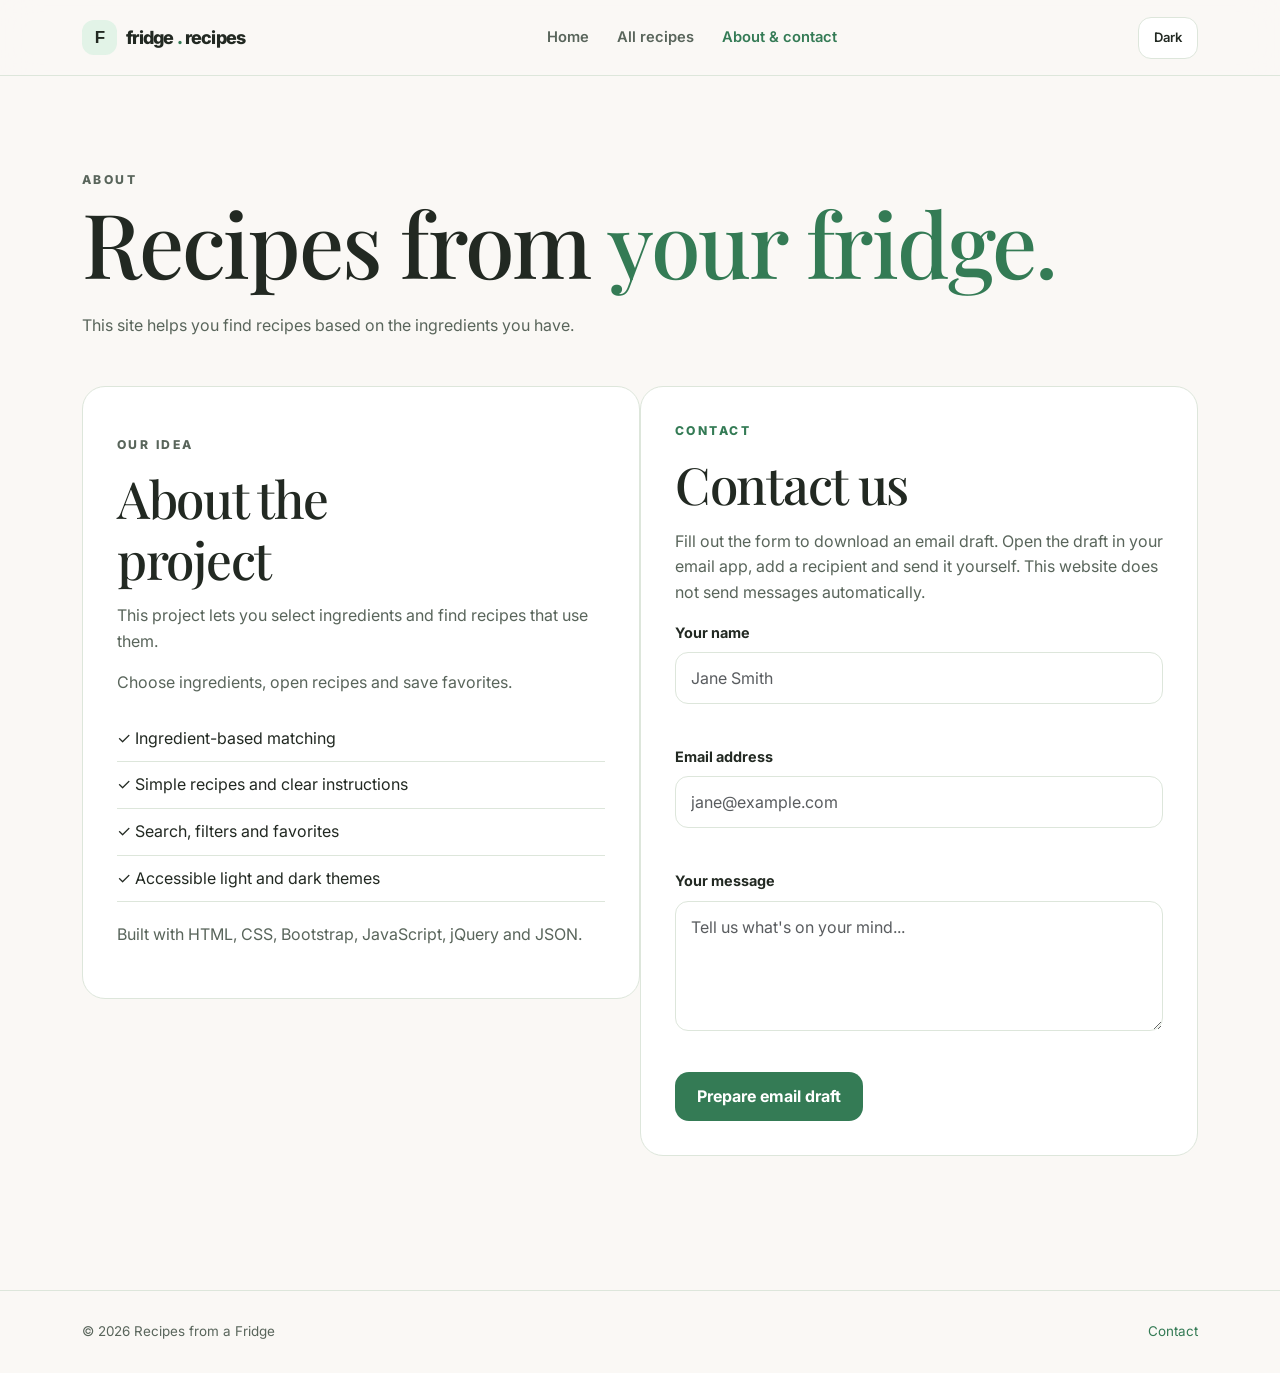
<file: about.html>
<!DOCTYPE html>
<html lang="en">
 <head>
  <meta charset="utf-8"/>
  <meta content="width=device-width, initial-scale=1" name="viewport"/>
  <meta content="Recipes from a Fridge helps you cook delicious food using the ingredients you already have." name="description"/>
  <meta content="#faf8f5" name="theme-color"/>
  <title>
   About &amp; Contact | Recipes from a Fridge
  </title>
  <script>
    let theme = localStorage.getItem("fridge-theme");

    if (theme === '"dark"') {
      theme = "dark";
    } else {
      theme = "light";
    }

    document.documentElement.setAttribute("data-theme", theme);
  </script>
  <link href="https://fonts.googleapis.com" rel="preconnect"/>
  <link crossorigin="" href="https://fonts.gstatic.com" rel="preconnect"/>
  <link href="css/bootstrap.min.css" rel="stylesheet"/>
  <link href="css/style.css" rel="stylesheet"/>
  <link href="css/animations.css" rel="stylesheet"/>
 </head>
 <body>
  <a class="skip-link" href="#main">
   Skip to content
  </a>
  <header class="site-header">
   <div class="container header-inner d-flex align-items-center justify-content-between">
    <a aria-label="Recipes from a Fridge home" class="brand" href="index.html">
     <span aria-hidden="true" class="brand-icon">
      F
     </span>
     <span>
      fridge
      <span style="color:var(--accent)">
       .
      </span>
      recipes
     </span>
    </a>
    <nav aria-label="Main navigation" class="desktop-nav">
     <a href="index.html">
      Home
     </a>
     <a href="recipes.html">
      All recipes
     </a>
     <a aria-current="page" href="about.html">
      About &amp; contact
     </a>
    </nav>
    <div class="header-actions d-flex align-items-center gap-2">
     <button aria-label="Toggle color theme" class="icon-btn" id="theme-toggle" type="button">
      Dark
     </button>
     <button aria-controls="mobile-nav" aria-expanded="false" aria-label="Toggle navigation" class="icon-btn menu-toggle" id="menu-toggle" type="button">
      <span class="hamburger">
      </span>
     </button>
    </div>
   </div>
   <nav aria-label="Mobile navigation" class="mobile-nav" id="mobile-nav" style="display:none">
    <a href="index.html">
     Home
    </a>
    <a href="recipes.html">
     All recipes
    </a>
    <a aria-current="page" href="about.html">
     About &amp; contact
    </a>
   </nav>
  </header>
  <main id="main">
   <section class="page-heading">
    <div class="container reveal">
     <p class="eyebrow">
      About
     </p>
     <h1>
      Recipes from
      <span style="color:var(--accent)">
       your fridge.
      </span>
     </h1>
     <p>
      This site helps you find recipes based on the ingredients you have.
     </p>
    </div>
   </section>
   <section class="section" style="padding-top:25px">
    <div class="container about-layout row g-4 align-items-start">
     <article class="about-card reveal reveal--slide col-12 col-lg-6">
      <p class="eyebrow">
       Our idea
      </p>
      <h2>
       About the
       <br/>
       project
      </h2>
      <p>
       This project lets you select ingredients and find recipes that use them.
      </p>
      <p>
       Choose ingredients, open recipes and save favorites.
      </p>
      <ul class="feature-list">
       <li>
        &checkmark; Ingredient-based matching
       </li>
       <li>
        &checkmark; Simple recipes and clear instructions
       </li>
       <li>
        &checkmark; Search, filters and favorites
       </li>
       <li>
        &checkmark; Accessible light and dark themes
       </li>
      </ul>
      <p style="margin-top:20px">
       Built with HTML, CSS, Bootstrap, JavaScript, jQuery and JSON.
      </p>
     </article>
     <section aria-labelledby="contact-heading" class="contact-card reveal col-12 col-lg-6">
      <p class="eyebrow">
       Contact
      </p>
      <h2 id="contact-heading">
       Contact us
      </h2>
      <p class="muted" style="margin-top:14px">
       Fill out the form to download an email draft. Open the draft in your email app, add a recipient and send it yourself. This website does not send messages automatically.
      </p>
      <form id="contact-form" novalidate="">
       <div class="form-group">
        <label for="contact-name">
         Your name
        </label>
        <input aria-describedby="name-error" autocomplete="name" class="field form-control" id="contact-name" name="name" placeholder="Jane Smith" type="text"/>
        <p class="form-error" id="name-error" role="alert">
        </p>
       </div>
       <div class="form-group">
        <label for="contact-email">
         Email address
        </label>
        <input aria-describedby="email-error" autocomplete="email" class="field form-control" id="contact-email" name="email" placeholder="jane@example.com" type="email"/>
        <p class="form-error" id="email-error" role="alert">
        </p>
       </div>
       <div class="form-group">
        <label for="contact-message">
         Your message
        </label>
        <textarea aria-describedby="message-error" class="field form-control" id="contact-message" name="message" placeholder="Tell us what's on your mind..."></textarea>
        <p class="form-error" id="message-error" role="alert">
        </p>
       </div>
       <button class="button" type="submit">
        Prepare email draft
       </button>
       <p aria-live="polite" class="form-success hidden" id="form-success" role="status">
       </p>
      </form>
     </section>
    </div>
   </section>
  </main>
  <footer class="site-footer">
   <div class="container footer-inner">
    <span>
     &copy;
     <span id="year">
     </span>
     Recipes from a Fridge
    </span>
    <a href="about.html">
     Contact
    </a>
   </div>
  </footer>
  <button aria-label="Back to top" class="icon-btn back-to-top" id="back-to-top" type="button">
   &uarr;
  </button>
  <div aria-atomic="false" aria-live="polite" class="toast-region" id="toast-region">
  </div>
  <div aria-hidden="true" class="modal-root" id="recipe-modal" role="presentation">
   <section aria-labelledby="modal-title" aria-modal="true" class="modal-dialog" role="dialog" tabindex="-1">
    <button aria-label="Close recipe" class="icon-btn modal-close" id="modal-close" type="button">
     &times;
    </button>
    <img alt="Recipe photograph" class="modal-image" id="modal-image" src="[data-uri]"/>
    <div class="modal-content">
     <h2 id="modal-title">
     </h2>
     <div class="modal-meta">
      <span id="modal-time">
      </span>
      <span id="modal-difficulty">
      </span>
      <span id="modal-calories">
      </span>
     </div>
     <div class="modal-actions">
      <span style="font-weight:700">
       Servings
      </span>
      <div class="servings-control">
       <button aria-label="Decrease servings" class="icon-btn" id="servings-decrease" type="button">
        &minus;
       </button>
       <strong aria-live="polite" id="servings-count">
       </strong>
       <button aria-label="Increase servings" class="icon-btn" id="servings-increase" type="button">
        +
       </button>
      </div>
      <button class="button button-outline button-small" id="copy-shopping-list" type="button">
       Copy shopping list
      </button>
     </div>
     <div class="modal-cols row g-4">
      <div class="col-12 col-md-6">
       <h3>
        Ingredients
       </h3>
       <ul class="ingredient-checklist" id="modal-ingredients">
       </ul>
      </div>
      <div class="col-12 col-md-6">
       <h3>
        Instructions
       </h3>
       <ol class="steps-list" id="modal-steps">
       </ol>
      </div>
     </div>
    </div>
   </section>
  </div>
  <script src="js/jquery.min.js">
  </script>
  <script defer="" src="js/main.js">
  </script>
  <script defer="" src="js/animations.js">
  </script>
  <script defer="" src="js/modal.js">
  </script>
  <script defer="" src="js/carousel.js">
  </script>
  <script defer="" src="js/recipes.js">
  </script>
 </body>
</html>
</file>
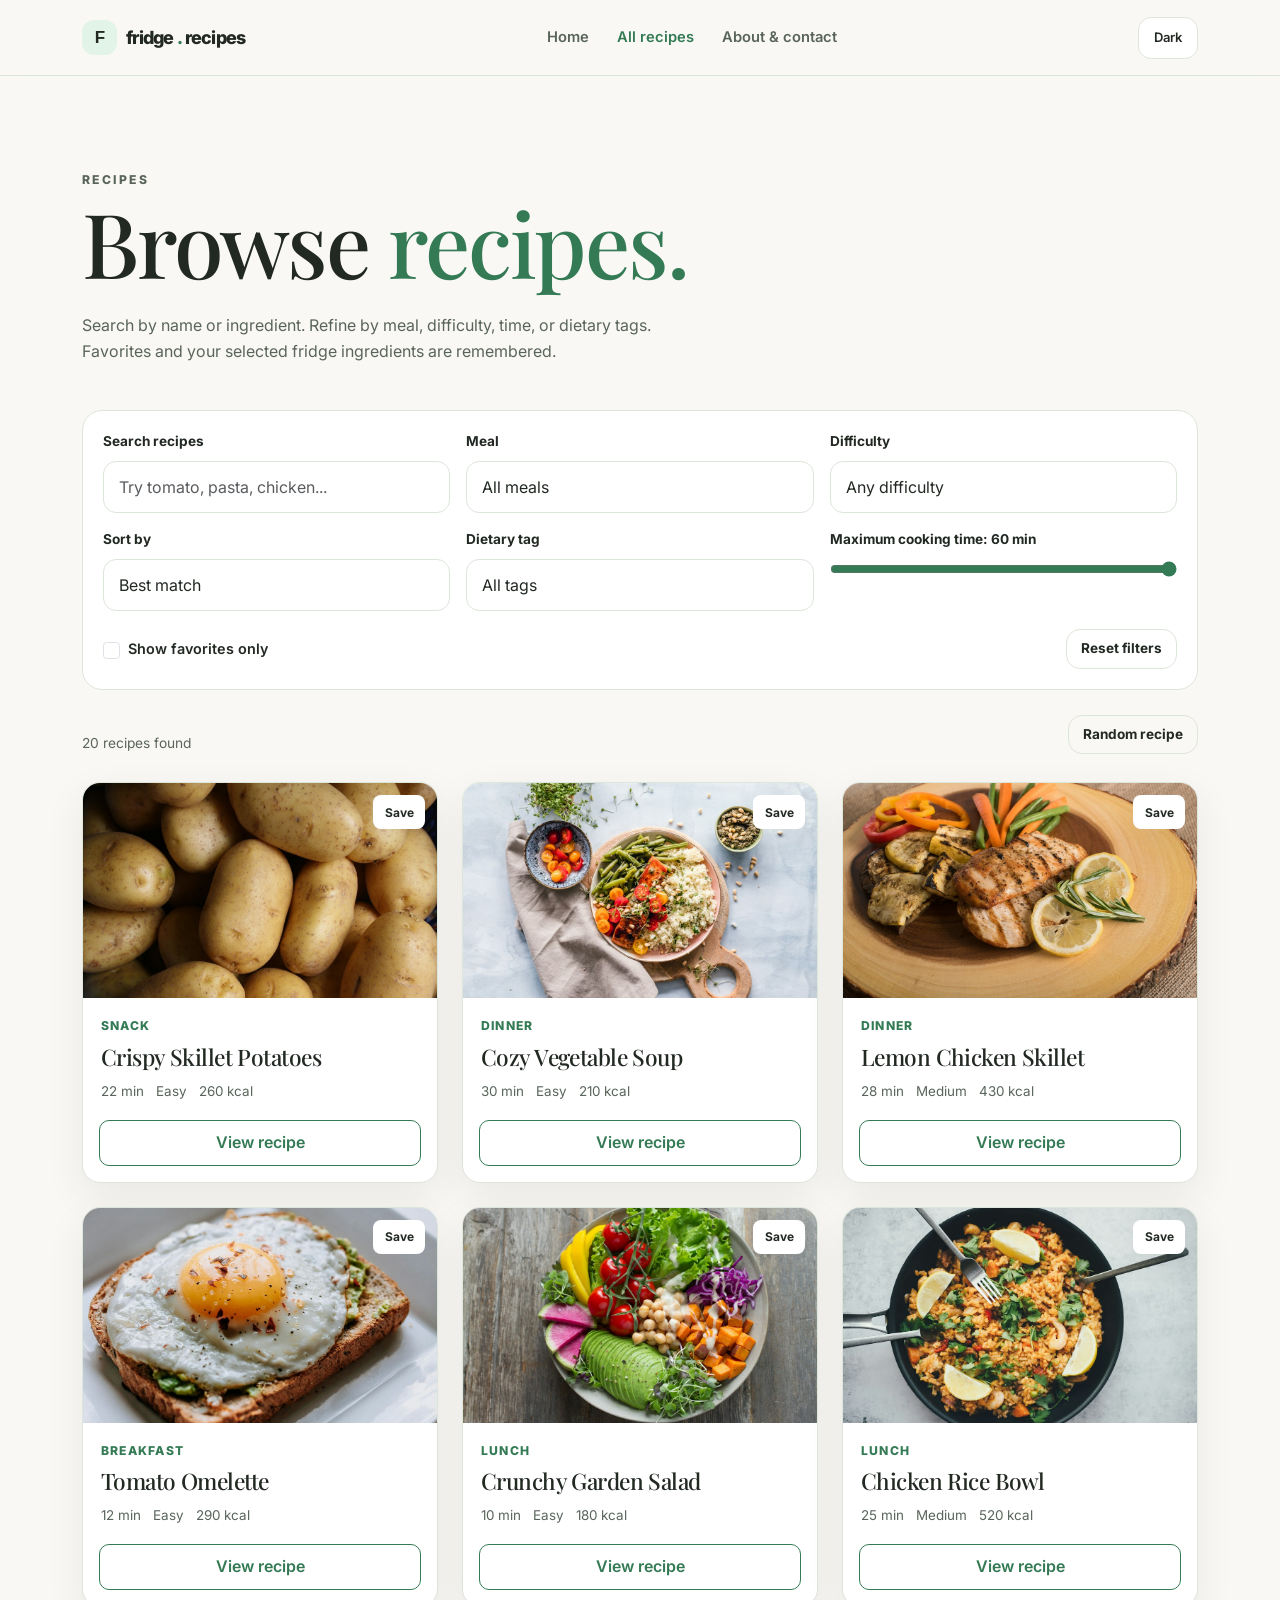
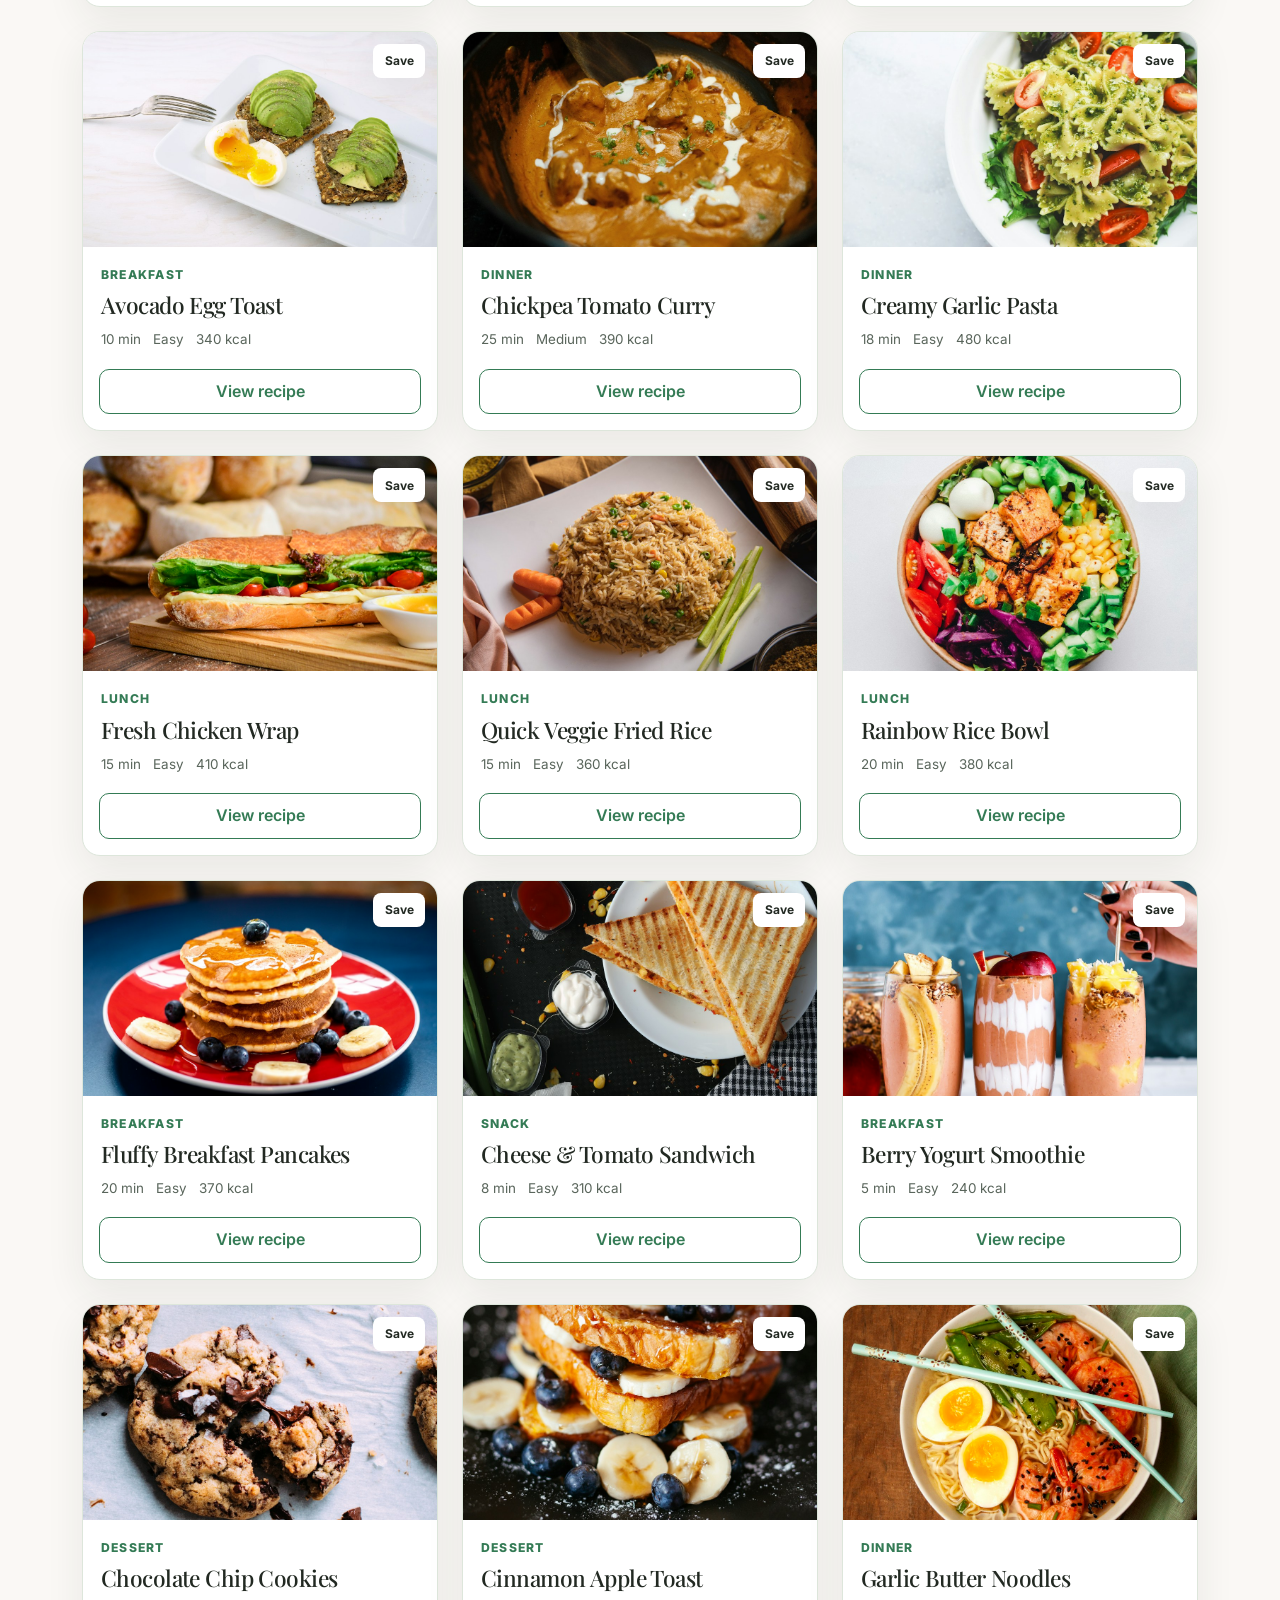
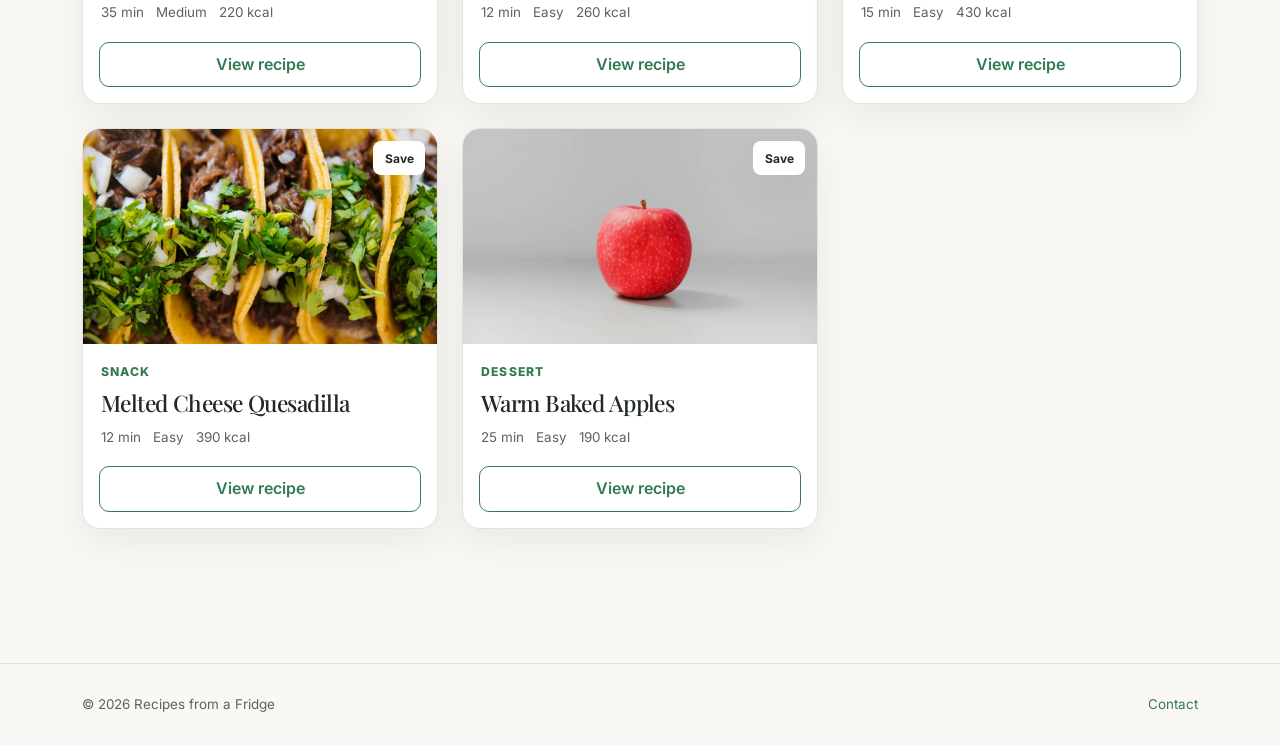
<file: recipes.html>
<!DOCTYPE html>
<html lang="en">
 <head>
  <meta charset="utf-8"/>
  <meta content="width=device-width, initial-scale=1" name="viewport"/>
  <meta content="Recipes from a Fridge helps you cook delicious food using the ingredients you already have." name="description"/>
  <meta content="#faf8f5" name="theme-color"/>
  <title>
   All Recipes | Recipes from a Fridge
  </title>
  <script>
    let theme = localStorage.getItem("fridge-theme");

    if (theme === '"dark"') {
      theme = "dark";
    } else {
      theme = "light";
    }

    document.documentElement.setAttribute("data-theme", theme);
  </script>
  <link href="https://fonts.googleapis.com" rel="preconnect"/>
  <link crossorigin="" href="https://fonts.gstatic.com" rel="preconnect"/>
  <link href="css/bootstrap.min.css" rel="stylesheet"/>
  <link href="css/style.css" rel="stylesheet"/>
  <link href="css/animations.css" rel="stylesheet"/>
 </head>
 <body>
  <a class="skip-link" href="#main">
   Skip to content
  </a>
  <header class="site-header">
   <div class="container header-inner d-flex align-items-center justify-content-between">
    <a aria-label="Recipes from a Fridge home" class="brand" href="index.html">
     <span aria-hidden="true" class="brand-icon">
      F
     </span>
     <span>
      fridge
      <span style="color:var(--accent)">
       .
      </span>
      recipes
     </span>
    </a>
    <nav aria-label="Main navigation" class="desktop-nav">
     <a href="index.html">
      Home
     </a>
     <a aria-current="page" href="recipes.html">
      All recipes
     </a>
     <a href="about.html">
      About &amp; contact
     </a>
    </nav>
    <div class="header-actions d-flex align-items-center gap-2">
     <button aria-label="Toggle color theme" class="icon-btn" id="theme-toggle" type="button">
      Dark
     </button>
     <button aria-controls="mobile-nav" aria-expanded="false" aria-label="Toggle navigation" class="icon-btn menu-toggle" id="menu-toggle" type="button">
      <span class="hamburger">
      </span>
     </button>
    </div>
   </div>
   <nav aria-label="Mobile navigation" class="mobile-nav" id="mobile-nav" style="display:none">
    <a href="index.html">
     Home
    </a>
    <a aria-current="page" href="recipes.html">
     All recipes
    </a>
    <a href="about.html">
     About &amp; contact
    </a>
   </nav>
  </header>
  <main id="main">
   <section class="page-heading">
    <div class="container reveal">
     <p class="eyebrow">
      Recipes
     </p>
     <h1>
      Browse
      <span style="color:var(--accent)">
       recipes.
      </span>
     </h1>
     <p>
      Search by name or ingredient. Refine by meal, difficulty, time, or dietary tags. Favorites and your selected fridge ingredients are remembered.
     </p>
    </div>
   </section>
   <section class="section" style="padding-top:24px">
    <div class="container">
     <div class="filter-panel reveal">
      <div class="filter-grid row g-3">
       <div class="filter-field col-12 col-md-6 col-xl-4">
        <label for="recipe-search">
         Search recipes
        </label>
        <input class="field form-control" id="recipe-search" placeholder="Try tomato, pasta, chicken..." type="search"/>
       </div>
       <div class="filter-field col-12 col-md-6 col-xl-4">
        <label for="filter-category">
         Meal
        </label>
        <select class="field form-select" id="filter-category">
         <option value="all">
          All meals
         </option>
         <option>
          Breakfast
         </option>
         <option>
          Lunch
         </option>
         <option>
          Dinner
         </option>
         <option>
          Dessert
         </option>
         <option>
          Snack
         </option>
        </select>
       </div>
       <div class="filter-field col-12 col-md-6 col-xl-4">
        <label for="filter-difficulty">
         Difficulty
        </label>
        <select class="field form-select" id="filter-difficulty">
         <option value="all">
          Any difficulty
         </option>
         <option>
          Easy
         </option>
         <option>
          Medium
         </option>
         <option>
          Hard
         </option>
        </select>
       </div>
       <div class="filter-field col-12 col-md-6 col-xl-4">
        <label for="filter-sort">
         Sort by
        </label>
        <select class="field form-select" id="filter-sort">
         <option value="match">
          Best match
         </option>
         <option value="time">
          Cooking time
         </option>
         <option value="calories">
          Calories
         </option>
        </select>
       </div>
       <div class="filter-field col-12 col-md-6 col-xl-4">
        <label for="filter-tag">
         Dietary tag
        </label>
        <select class="field form-select" id="filter-tag">
         <option value="all">
          All tags
         </option>
         <option value="vegan">
          Vegan
         </option>
         <option value="vegetarian">
          Vegetarian
         </option>
         <option value="quick">
          Quick
         </option>
         <option value="sweet">
          Sweet
         </option>
         <option value="high-protein">
          High protein
         </option>
        </select>
       </div>
       <div class="filter-field col-12 col-md-6 col-xl-4">
        <label for="filter-time">
         Maximum cooking time:
         <span id="time-value">
          60 min
         </span>
        </label>
        <input id="filter-time" max="60" min="5" step="5" type="range" value="60"/>
       </div>
      </div>
      <div class="filter-bottom">
       <label class="filter-check">
        <input class="form-check-input" id="favorites-only" type="checkbox"/>
        Show favorites only
       </label>
       <button class="button button-outline button-small" id="reset-filters" type="button">
        Reset filters
       </button>
      </div>
     </div>
     <div class="section-header">
      <p aria-live="polite" class="results-count" id="result-count" role="status">
       Loading recipes...
      </p>
      <button class="button button-outline button-small" id="surprise-me" type="button">
       Random recipe
      </button>
     </div>
     <div aria-live="polite" class="recipe-grid row g-4" id="recipe-grid">
     </div>
    </div>
   </section>
  </main>
  <footer class="site-footer">
   <div class="container footer-inner">
    <span>
     &copy;
     <span id="year">
     </span>
     Recipes from a Fridge
    </span>
    <a href="about.html">
     Contact
    </a>
   </div>
  </footer>
  <button aria-label="Back to top" class="icon-btn back-to-top" id="back-to-top" type="button">
   &uarr;
  </button>
  <div aria-atomic="false" aria-live="polite" class="toast-region" id="toast-region">
  </div>
  <div aria-hidden="true" class="modal-root" id="recipe-modal" role="presentation">
   <section aria-labelledby="modal-title" aria-modal="true" class="modal-dialog" role="dialog" tabindex="-1">
    <button aria-label="Close recipe" class="icon-btn modal-close" id="modal-close" type="button">
     &times;
    </button>
    <img alt="Recipe photograph" class="modal-image" id="modal-image" src="[data-uri]"/>
    <div class="modal-content">
     <h2 id="modal-title">
     </h2>
     <div class="modal-meta">
      <span id="modal-time">
      </span>
      <span id="modal-difficulty">
      </span>
      <span id="modal-calories">
      </span>
     </div>
     <div class="modal-actions">
      <span style="font-weight:700">
       Servings
      </span>
      <div class="servings-control">
       <button aria-label="Decrease servings" class="icon-btn" id="servings-decrease" type="button">
        &minus;
       </button>
       <strong aria-live="polite" id="servings-count">
       </strong>
       <button aria-label="Increase servings" class="icon-btn" id="servings-increase" type="button">
        +
       </button>
      </div>
      <button class="button button-outline button-small" id="copy-shopping-list" type="button">
       Copy shopping list
      </button>
     </div>
     <div class="modal-cols row g-4">
      <div class="col-12 col-md-6">
       <h3>
        Ingredients
       </h3>
       <ul class="ingredient-checklist" id="modal-ingredients">
       </ul>
      </div>
      <div class="col-12 col-md-6">
       <h3>
        Instructions
       </h3>
       <ol class="steps-list" id="modal-steps">
       </ol>
      </div>
     </div>
    </div>
   </section>
  </div>
  <script src="js/jquery.min.js">
  </script>
  <script defer="" src="js/main.js">
  </script>
  <script defer="" src="js/animations.js">
  </script>
  <script defer="" src="js/modal.js">
  </script>
  <script defer="" src="js/carousel.js">
  </script>
  <script defer="" src="js/recipes.js">
  </script>
 </body>
</html>
</file>
<file: css/style.css>
@import url('https://fonts.googleapis.com/css2?family=Inter:wght@400;500;600;700;800&family=Playfair+Display:wght@500;600;700&display=swap');


:root {
  color-scheme: light;
  --bg: #faf8f5;
  --surface: #fff;
  --surface-alt: #f1f4ed;
  --text: #222922;
  --muted: #59655b;
  --line: #dde6db;
  --accent: #347b55;
  --accent-soft: #e2f3e7;
  --orange: #d36a31;
  --shadow: 0 14px 38px rgba(32,53,38,.08);
  --radius: 18px;
  --header: 76px;
}

html[data-theme=dark] {
  color-scheme: dark;
  --bg: #16181a;
  --surface: #222629;
  --surface-alt: #2c3330;
  --text: #f2f5f0;
  --muted: #bbc7bd;
  --line: #3f4b43;
  --accent: #7cc89b;
  --accent-soft: #2f493b;
  --orange: #ffae78;
  --shadow: 0 14px 38px rgba(0,0,0,.3);
}

* {
  box-sizing: border-box;
}

html {
  scroll-behavior: smooth;
}

body {
  margin: 0;
  background: var(--bg);
  color: var(--text);
  font: 16px/1.6 'Inter',sans-serif;
  transition: background .3s,color .3s;
}

body.modal-open {
  overflow: hidden;
}

button,input,textarea,select {
  font: inherit;
}

button {
  cursor: pointer;
}

button:disabled {
  cursor: not-allowed;
  opacity: .45;
}

a {
  color: inherit;
  text-decoration: none;
}

img {
  max-width: 100%;
  display: block;
}

h1,h2,h3 {
  font-family: 'Playfair Display',Georgia,serif;
  line-height: 1.18;
  letter-spacing: -.025em;
  margin: 0;
}

h1 {
  font-size: clamp(2.9rem,8vw,5.6rem);
}

h2 {
  font-size: clamp(2rem,5vw,3.2rem);
}

h3 {
  font-size: 1.45rem;
}

p {
  margin: 0 0 1rem;
}

button:focus-visible,a:focus-visible,input:focus-visible,textarea:focus-visible,select:focus-visible,[tabindex]:focus-visible {
  outline: 3px solid var(--orange);
  outline-offset: 4px;
}

.container {
  width: min(1160px,calc(100% - 36px));
  margin-inline: auto;
}

.section {
  padding: 72px 0;
}

.section-header {
  display: flex;
  justify-content: space-between;
  align-items: end;
  gap: 18px;
  flex-wrap: wrap;
  margin-bottom: 28px;
}

.section-header p {
  max-width: 570px;
  color: var(--muted);
  margin: 12px 0 0;
}

.eyebrow {
  text-transform: uppercase;
  letter-spacing: .2em;
  color: var(--accent);
  font-weight: 800;
  font-size: .76rem;
  margin-bottom: 14px;
}

.muted {
  color: var(--muted);
}

.hidden {
  display: none !important;
}

.skip-link {
  position: absolute;
  top: -90px;
  left: 16px;
  z-index: 100;
  padding: 10px 16px;
  background: var(--surface);
  border: 2px solid var(--accent);
}

.skip-link:focus {
  top: 12px;
}

/* меню */
.site-header {
  height: var(--header);
  position: sticky;
  top: 0;
  z-index: 40;
  border-bottom: 1px solid var(--line);
  background: color-mix(in srgb,var(--bg) 88%,transparent);
  backdrop-filter: blur(18px);
}

.header-inner {
  height: 100%;
  display: flex;
  justify-content: space-between;
  align-items: center;
  gap: 20px;
}

.brand {
  font-size: 1.13rem;
  font-weight: 800;
  letter-spacing: -.04em;
  display: inline-flex;
  align-items: center;
  gap: 9px;
}

.brand-icon {
  display: grid;
  place-items: center;
  background: var(--accent-soft);
  width: 35px;
  height: 35px;
  border-radius: 12px;
}

.desktop-nav {
  display: none;
  align-items: center;
  gap: 28px;
  font-size: .92rem;
  font-weight: 600;
}

.desktop-nav a,.mobile-nav a {
  color: var(--muted);
  transition: color .25s;
}

.desktop-nav a:hover,.desktop-nav a[aria-current=page],.mobile-nav a[aria-current=page] {
  color: var(--accent);
}

.header-actions {
  display: flex;
  align-items: center;
  gap: 9px;
}

.icon-btn {
  width: 42px;
  height: 42px;
  border: 1px solid var(--line);
  background: var(--surface);
  border-radius: 13px;
  display: grid;
  place-items: center;
  color: var(--text);
  transition: background .25s,transform .25s;
}

.icon-btn:hover {
  background: var(--accent-soft);
  transform: translateY(-1px);
}

.menu-toggle {
  position: relative;
}

.hamburger,.hamburger:before,.hamburger:after {
  display: block;
  position: absolute;
  width: 18px;
  height: 2px;
  background: var(--text);
  transition: transform .25s,top .25s;
}

.hamburger {
  top: 19px;
  left: 11px;
}

.hamburger:before,.hamburger:after {
  content: '';
  left: 0;
}

.hamburger:before {
  top: -6px;
}

.hamburger:after {
  top: 6px;
}

.menu-toggle.is-open .hamburger {
  background: transparent;
}

.menu-toggle.is-open .hamburger:before {
  top: 0;
  transform: rotate(45deg);
}

.menu-toggle.is-open .hamburger:after {
  top: 0;
  transform: rotate(-45deg);
}

.mobile-nav {
  display: none;
  position: absolute;
  top: var(--header);
  left: 0;
  right: 0;
  background: var(--surface);
  border-bottom: 1px solid var(--line);
  padding: 16px 24px 24px;
  box-shadow: var(--shadow);
}

.mobile-nav a {
  display: block;
  padding: 10px 4px;
  font-weight: 600;
}

.button {
  border: 0;
  background: var(--accent);
  color: #fff;
  border-radius: 14px;
  padding: 12px 22px;
  display: inline-flex;
  align-items: center;
  justify-content: center;
  gap: 9px;
  font-weight: 700;
  transition: transform .25s,filter .25s,background .25s;
  min-height: 46px;
}

.button:hover {
  transform: translateY(-2px);
  filter: brightness(.93);
}

html[data-theme=dark] .button {
  color: #162219;
}

.button-outline {
  background: transparent;
  color: var(--text);
  border: 1px solid var(--line);
}

html[data-theme=dark] .button-outline {
  color: var(--text);
}

.button-small {
  font-size: .85rem;
  padding: 8px 14px;
  min-height: 37px;
}

/* главная */
.hero {
  padding: 62px 0 32px;
}

.hero-grid {
  display: grid;
  gap: 34px;
  align-items: center;
}

.hero h1 span {
  color: var(--accent);
}

.hero-text {
  max-width: 560px;
  color: var(--muted);
  font-size: 1.05rem;
  margin: 24px 0 30px;
}

.hero-visual {
  min-height: 320px;
  position: relative;
  border-radius: 28px;
  overflow: hidden;
  background: #d3e7cf;
  box-shadow: var(--shadow);
}

.hero-visual img {
  width: 100%;
  height: 100%;
  object-fit: cover;
  position: absolute;
  inset: 0;
}

.hero-float {
  position: absolute;
  right: 16px;
  bottom: 18px;
  padding: 15px 18px;
  background: color-mix(in srgb,var(--surface) 91%,transparent);
  border-radius: 15px;
  box-shadow: var(--shadow);
  max-width: 225px;
}

.hero-float b {
  display: block;
  color: var(--accent);
}

.picker-panel {
  border: 1px solid var(--line);
  border-radius: 24px;
  background: var(--surface);
  box-shadow: var(--shadow);
  padding: 24px;
}

.picker-top {
  display: flex;
  align-items: center;
  justify-content: space-between;
  gap: 12px;
  flex-wrap: wrap;
}

.ingredient-input-wrap {
  position: relative;
  margin: 16px 0 12px;
}

.field {
  width: 100%;
  border: 1px solid var(--line);
  border-radius: 13px;
  background: var(--bg);
  padding: 13px 15px;
  color: var(--text);
  outline: none;
  transition: border-color .25s;
}

.field:focus {
  border-color: var(--accent);
}

.suggestions {
  position: absolute;
  top: calc(100% + 5px);
  left: 0;
  right: 0;
  z-index: 15;
  list-style: none;
  margin: 0;
  padding: 6px;
  background: var(--surface);
  border: 1px solid var(--line);
  border-radius: 13px;
  box-shadow: var(--shadow);
  max-height: 220px;
  overflow: auto;
}

.suggestions button {
  display: block;
  width: 100%;
  text-align: left;
  background: none;
  border: 0;
  color: var(--text);
  padding: 9px 12px;
  border-radius: 8px;
}

.suggestions button:hover,.suggestions button:focus {
  background: var(--accent-soft);
}

.chip-row,.selected-tags,.filter-tags {
  display: flex;
  flex-wrap: wrap;
  gap: 9px;
}

.chip,.tag {
  border: 1px solid var(--line);
  background: var(--surface-alt);
  color: var(--text);
  border-radius: 100px;
  padding: 7px 12px;
  font-size: .84rem;
  font-weight: 600;
  transition: background .25s;
}

.chip:hover,.chip[aria-pressed=true] {
  background: var(--accent-soft);
  border-color: var(--accent);
}

.tag {
  background: var(--accent-soft);
  border-color: transparent;
  display: inline-flex;
  align-items: center;
  gap: 8px;
}

.tag button {
  background: none;
  border: 0;
  color: var(--text);
  font-size: 1.1rem;
  line-height: 1;
  padding: 0 2px;
}

.selected-tags {
  margin: 14px 0;
  min-height: 12px;
}

.picker-actions {
  display: flex;
  flex-wrap: wrap;
  gap: 10px;
  margin-top: 20px;
}

.results-panel {
  margin-top: 28px;
}

.recipe-grid {
  display: grid;
  grid-template-columns: 1fr;
  gap: 22px;
}

/* карточки */
.recipe-card {
  background: var(--surface);
  border: 1px solid var(--line);
  border-radius: var(--radius);
  overflow: hidden;
  box-shadow: var(--shadow);
  transition: transform .3s,box-shadow .3s;
  cursor: pointer;
  min-width: 0;
}

.recipe-card:hover {
  transform: translateY(-5px);
  box-shadow: 0 18px 40px rgba(31,49,34,.15);
}

.card-image {
  height: 215px;
  position: relative;
  overflow: hidden;
  background: var(--surface-alt);
}

.card-image img {
  width: 100%;
  height: 100%;
  object-fit: cover;
  transition: transform .5s;
}

.recipe-card:hover .card-image img {
  transform: scale(1.045);
}

.card-body {
  padding: 18px;
}

.card-top {
  display: flex;
  align-items: center;
  justify-content: space-between;
  gap: 10px;
  color: var(--accent);
  font-size: .76rem;
  text-transform: uppercase;
  letter-spacing: .1em;
  font-weight: 800;
  margin-bottom: 8px;
}

.favorite-btn {
  position: absolute;
  top: 12px;
  right: 12px;
  background: var(--surface);
  color: var(--text);
  border: 0;
  width: 40px;
  height: 40px;
  border-radius: 50%;
  font-size: 1.25rem;
  box-shadow: var(--shadow);
}

.favorite-btn.is-favorite {
  color: #c64657;
}

.card-title {
  font-size: 1.42rem;
  margin-bottom: 10px;
}

.card-meta {
  display: flex;
  flex-wrap: wrap;
  gap: 12px;
  color: var(--muted);
  font-size: .84rem;
}

.match-badge {
  display: inline-block;
  background: var(--accent-soft);
  color: var(--accent);
  font-size: .75rem;
  border-radius: 100px;
  padding: 5px 10px;
  letter-spacing: 0;
  text-transform: none;
}

.missing {
  font-size: .8rem;
  color: var(--muted);
  margin: 10px 0 0;
  line-height: 1.5;
}

.featured-carousel {
  position: relative;
  overflow: hidden;
  padding: 10px 2px 20px;
}

.carousel-track {
  display: flex;
  gap: 20px;
  transition: transform .5s cubic-bezier(.22,.65,.25,1);
  will-change: transform;
}

.carousel-slide {
  flex: 0 0 100%;
  min-width: 0;
}

.carousel-controls {
  display: flex;
  align-items: center;
  justify-content: space-between;
  margin-top: 20px;
  gap: 14px;
}

.carousel-dots {
  display: flex;
  gap: 9px;
  justify-content: center;
  align-items: center;
}

.carousel-dot {
  width: 10px;
  height: 10px;
  background: var(--line);
  border: 0;
  border-radius: 30px;
  padding: 0;
  transition: width .3s,background .3s;
}

.carousel-dot[aria-current=true] {
  width: 29px;
  background: var(--accent);
}

.carousel-arrows {
  display: flex;
  gap: 8px;
}

.page-heading {
  padding: 76px 0 22px;
}

.page-heading p {
  max-width: 620px;
  margin: 18px 0 0;
  color: var(--muted);
}

/* фильтры */
.filter-panel {
  background: var(--surface);
  border: 1px solid var(--line);
  padding: 20px;
  border-radius: 20px;
  margin-bottom: 25px;
}

.filter-grid {
  display: grid;
  grid-template-columns: 1fr;
  gap: 16px;
}

.filter-field label {
  display: block;
  font-weight: 700;
  margin-bottom: 8px;
  font-size: .85rem;
}

.filter-field input[type=range] {
  width: 100%;
  accent-color: var(--accent);
}

.filter-bottom {
  display: flex;
  flex-wrap: wrap;
  align-items: center;
  justify-content: space-between;
  gap: 12px;
  margin-top: 18px;
}

.filter-check {
  display: flex;
  align-items: center;
  gap: 8px;
  font-weight: 600;
  font-size: .9rem;
}

.filter-check input {
  accent-color: var(--accent);
  width: 17px;
  height: 17px;
}

.results-count {
  color: var(--muted);
  font-size: .86rem;
}

.empty-state {
  text-align: center;
  padding: 60px 25px;
  background: var(--surface);
  border: 1px dashed var(--line);
  border-radius: 20px;
}

.empty-state .emoji {
  font-size: 3rem;
  margin-bottom: 14px;
}

.empty-state p {
  color: var(--muted);
  margin-top: 12px;
}

.about-layout {
  display: grid;
  gap: 26px;
}

.about-card,.contact-card {
  background: var(--surface);
  border: 1px solid var(--line);
  border-radius: 23px;
  padding: 26px;
}

.about-card p {
  color: var(--muted);
  margin-top: 14px;
}

.feature-list {
  margin: 20px 0 0;
  padding: 0;
  list-style: none;
}

.feature-list li {
  padding: 10px 0;
  border-bottom: 1px solid var(--line);
}

.form-group {
  margin: 15px 0;
}

.form-group label {
  display: block;
  font-size: .9rem;
  font-weight: 700;
  margin-bottom: 8px;
}

.form-error {
  min-height: 21px;
  color: #c04545;
  font-size: .83rem;
  margin: 5px 0 0;
}

.form-success {
  margin-top: 15px;
  padding: 12px 14px;
  border-radius: 12px;
  background: var(--accent-soft);
  color: var(--accent);
}

textarea.field {
  resize: vertical;
  min-height: 130px;
}

/* подвал */
.site-footer {
  border-top: 1px solid var(--line);
  padding: 30px 0;
  margin-top: 44px;
}

.footer-inner {
  display: flex;
  justify-content: space-between;
  align-items: center;
  flex-wrap: wrap;
  gap: 16px;
  font-size: .84rem;
  color: var(--muted);
}

.footer-inner a {
  color: var(--accent);
}

.back-to-top {
  position: fixed;
  bottom: 22px;
  right: 22px;
  z-index: 35;
  opacity: 0;
  pointer-events: none;
  transform: translateY(12px);
  transition: opacity .3s,transform .3s;
}

.back-to-top.visible {
  opacity: 1;
  pointer-events: auto;
  transform: translateY(0);
}

.toast-region {
  position: fixed;
  right: 16px;
  bottom: 75px;
  z-index: 90;
  display: flex;
  flex-direction: column;
  gap: 9px;
  pointer-events: none;
}

.toast {
  background: var(--text);
  color: var(--bg);
  padding: 11px 17px;
  border-radius: 13px;
  box-shadow: var(--shadow);
  max-width: 300px;
}

/* окно */
.modal-root {
  position: fixed;
  inset: 0;
  z-index: 70;
  display: none;
  align-items: center;
  justify-content: center;
  padding: 18px;
  background: rgba(12,18,14,.72);
  opacity: 0;
  transition: opacity .25s;
}

.modal-root.is-visible {
  opacity: 1;
}

.modal-dialog {
  width: min(760px,100%);
  max-height: min(92vh,900px);
  background: var(--surface);
  border-radius: 22px;
  overflow: auto;
  position: relative;
  transform: translateY(16px) scale(.97);
  transition: transform .3s;
  box-shadow: 0 30px 80px rgba(0,0,0,.35);
}

.modal-root.is-visible .modal-dialog {
  transform: translateY(0) scale(1);
}

.modal-close {
  position: sticky;
  top: 15px;
  float: right;
  margin: 15px -53px 0 0;
  right: 15px;
  z-index: 5;
}

.modal-image {
  height: 245px;
  width: 100%;
  object-fit: cover;
  background: var(--surface-alt);
}

.modal-content {
  padding: 24px;
}

.modal-content h2 {
  font-size: 2.25rem;
}

.modal-meta {
  display: flex;
  gap: 16px;
  flex-wrap: wrap;
  color: var(--muted);
  font-size: .9rem;
  margin: 14px 0 22px;
}

.modal-cols {
  display: grid;
  gap: 24px;
}

.modal-cols h3 {
  font-size: 1.4rem;
  margin-bottom: 12px;
}

.ingredient-checklist {
  padding: 0;
  list-style: none;
  margin: 0;
}

.ingredient-checklist li {
  padding: 7px 0;
  border-bottom: 1px solid var(--line);
}

.ingredient-checklist label {
  display: flex;
  gap: 10px;
  align-items: center;
  cursor: pointer;
}

.ingredient-checklist input {
  accent-color: var(--accent);
}

.ingredient-checklist input:checked+span {
  text-decoration: line-through;
  opacity: .55;
}

.steps-list {
  margin: 0;
  padding-left: 23px;
}

.steps-list li {
  padding: 0 0 11px 3px;
}

.modal-actions {
  display: flex;
  gap: 10px;
  flex-wrap: wrap;
  align-items: center;
  margin: 20px 0;
}

.servings-control {
  display: flex;
  gap: 12px;
  align-items: center;
}

.servings-control .icon-btn {
  width: 34px;
  height: 34px;
  border-radius: 10px;
}

.skeleton {
  background: linear-gradient(100deg,var(--surface-alt) 25%,var(--line) 43%,var(--surface-alt) 64%);
  background-size: 200% 100%;
  animation: shimmer 1.4s linear infinite;
  border-radius: 14px;
  height: 310px;
}

.error-panel {
  padding: 22px;
  border: 1px solid var(--line);
  border-radius: 16px;
  background: var(--surface);
  color: var(--muted);
}

@keyframes shimmer {
  to {
    background-position-x: -200%;
  }

}

/* адаптация */
@media (min-width:600px) {
  .container {
    width: min(1160px,calc(100% - 56px));
  }

  .recipe-grid {
    grid-template-columns: repeat(2,minmax(0,1fr));
  }

  .carousel-slide {
    flex-basis: calc((100% - 20px)/2);
  }

  .filter-grid {
    grid-template-columns: repeat(2,minmax(0,1fr));
  }

  .modal-cols {
    grid-template-columns: 1fr 1.1fr;
  }

  .modal-image {
    height: 295px;
  }

  .modal-content {
    padding: 30px;
  }

  .hero-visual {
    min-height: 390px;
  }

}

@media (min-width:900px) {
  .desktop-nav {
    display: flex;
  }

  .menu-toggle,.mobile-nav {
    display: none !important;
  }

  .hero-grid {
    grid-template-columns: 1fr 1fr;
    gap: 55px;
  }

  .hero {
    padding: 80px 0 50px;
  }

  .hero-visual {
    min-height: 480px;
  }

  .recipe-grid {
    grid-template-columns: repeat(3,minmax(0,1fr));
  }

  .carousel-slide {
    flex-basis: calc((100% - 40px)/3);
  }

  .filter-grid {
    grid-template-columns: 1.5fr repeat(3,minmax(0,1fr));
  }

  .about-layout {
    grid-template-columns: 1fr 1fr;
  }

  .about-card,.contact-card {
    padding: 34px;
  }

  .section {
    padding: 90px 0;
  }

}

@media (min-width:1200px) {
  .hero h1 {
    font-size: 5.5rem;
  }

  .hero-visual {
    min-height: 510px;
  }

}

@media (prefers-reduced-motion:reduce) {
  html {
    scroll-behavior: auto;
  }

  *,*:before,*:after {
    animation-duration: .01ms !important;
    transition-duration: .01ms !important;
  }

}

.hero-grid.row,.about-layout.row,.filter-grid.row,.modal-cols.row,.recipe-grid.row {
  display: flex;
  gap: 0;
}

.recipe-grid.row {
  margin-left: calc(var(--bs-gutter-x)*-.5);
  margin-right: calc(var(--bs-gutter-x)*-.5);
}

.recipe-grid.row > .recipe-column {
  min-width: 0;
  display: flex;
}

.recipe-grid.row .recipe-card {
  width: 100%;
  height: 100%;
}

.hero-grid.row > *, .about-layout.row > *, .filter-grid.row > *, .modal-cols.row > * {
  min-width: 0;
}

.hero-grid.row .hero-visual {
  align-self: stretch;
}

.about-layout.row > .about-card,.about-layout.row > .contact-card {
  height: auto;
}

.form-control.field,.form-select.field {
  background-color: var(--surface);
  color: var(--text);
  border-color: var(--line);
}

.form-control.field:focus,.form-select.field:focus {
  background-color: var(--surface);
  color: var(--text);
  border-color: var(--accent);
  box-shadow: 0 0 0 .2rem color-mix(in srgb,var(--accent) 20%,transparent);
}

.form-check-input:checked {
  background-color: var(--accent);
  border-color: var(--accent);
}

.form-check-input:focus {
  box-shadow: 0 0 0 .2rem color-mix(in srgb,var(--accent) 20%,transparent);
}

@media (min-width:900px) {
  .hero-grid.row,.about-layout.row,.filter-grid.row,.modal-cols.row,.recipe-grid.row {
    }

}

@media (min-width:600px) {
  .hero-grid.row,.about-layout.row,.filter-grid.row,.modal-cols.row,.recipe-grid.row {
    }

}

@media (max-width:575.98px) {
  .hero-grid.row .hero-visual {
    min-height: 260px;
  }

}

[id] {
  scroll-margin-top: 95px;
}

.brand-icon {
  font-family: Arial,sans-serif;
  font-size: 17px;
  font-weight: 700;
}

#theme-toggle {
  width: auto;
  min-width: 60px;
  padding: 0 11px;
  font-size: 13px;
  font-weight: 600;
}

.favorite-btn {
  width: auto;
  min-width: 52px;
  height: 34px;
  padding: 0 9px;
  border-radius: 8px;
  font-size: 12px;
  font-weight: 700;
}

.hero-float {
  display: none;
}


.recipe-open {
  display: block;
  width: calc(100% - 32px);
  margin: 0 16px 16px;
  padding: 9px 14px;
  border: 1px solid var(--accent);
  border-radius: 10px;
  background: transparent;
  color: var(--accent);
  font-weight: 600;
  cursor: pointer;
}

.recipe-open:hover {
  background: var(--accent-soft);
}

.recipe-open:focus-visible {
  outline: 3px solid var(--orange);
  outline-offset: 2px;
}

/* анимация карточек */
.recipe-card {
  display: flex;
  flex-direction: column;
}

.recipe-card .card-body {
  flex: 1;
}

/* Group matching recipes separately from suggestions. */
.recipe-group-heading { margin-top: 1.25rem; }
.recipe-group-heading h3 { margin-bottom: .25rem; }
</file>
<file: css/animations.css>
.reveal {
  opacity: 0;
  transform: translateY(23px);
  transition: opacity 0.65s ease, transform 0.65s ease;
}

.reveal--fade {
  transform: none;
}

.reveal--slide {
  transform: translateX(-22px);
}

.reveal.is-revealed {
  opacity: 1;
  transform: translate(0, 0);
}

.recipe-grid .recipe-card:nth-child(3n+2) {
  transition-delay: .08s;
}

.recipe-grid .recipe-card:nth-child(3n+3) {
  transition-delay: .16s;
}

.results-panel.entering {
  animation: results-in .4s ease;
}

.form-error:not(:empty) {
  animation: error-in .25s ease;
}

.toast {
  animation: toast-in .3s ease;
}

.toast.leaving {
  opacity: 0;
  transform: translateX(15px);
  transition: opacity .3s,transform .3s;
}

@keyframes results-in {
  from {
    opacity: 0;
    transform: translateY(12px);
  }

  to {
    opacity: 1;
    transform: translateY(0);
  }

}

@keyframes error-in {
  from {
    opacity: 0;
    transform: translateY(-5px);
  }

  to {
    opacity: 1;
    transform: translateY(0);
  }

}

@keyframes toast-in {
  from {
    opacity: 0;
    transform: translateY(14px);
  }

  to {
    opacity: 1;
    transform: translateY(0);
  }

}

/* адаптация */
@media (prefers-reduced-motion:reduce) {
  .reveal {
    opacity: 1;
    transform: none;
  }

  .recipe-grid .recipe-card {
    transition-delay: 0;
  }

}
</file>
